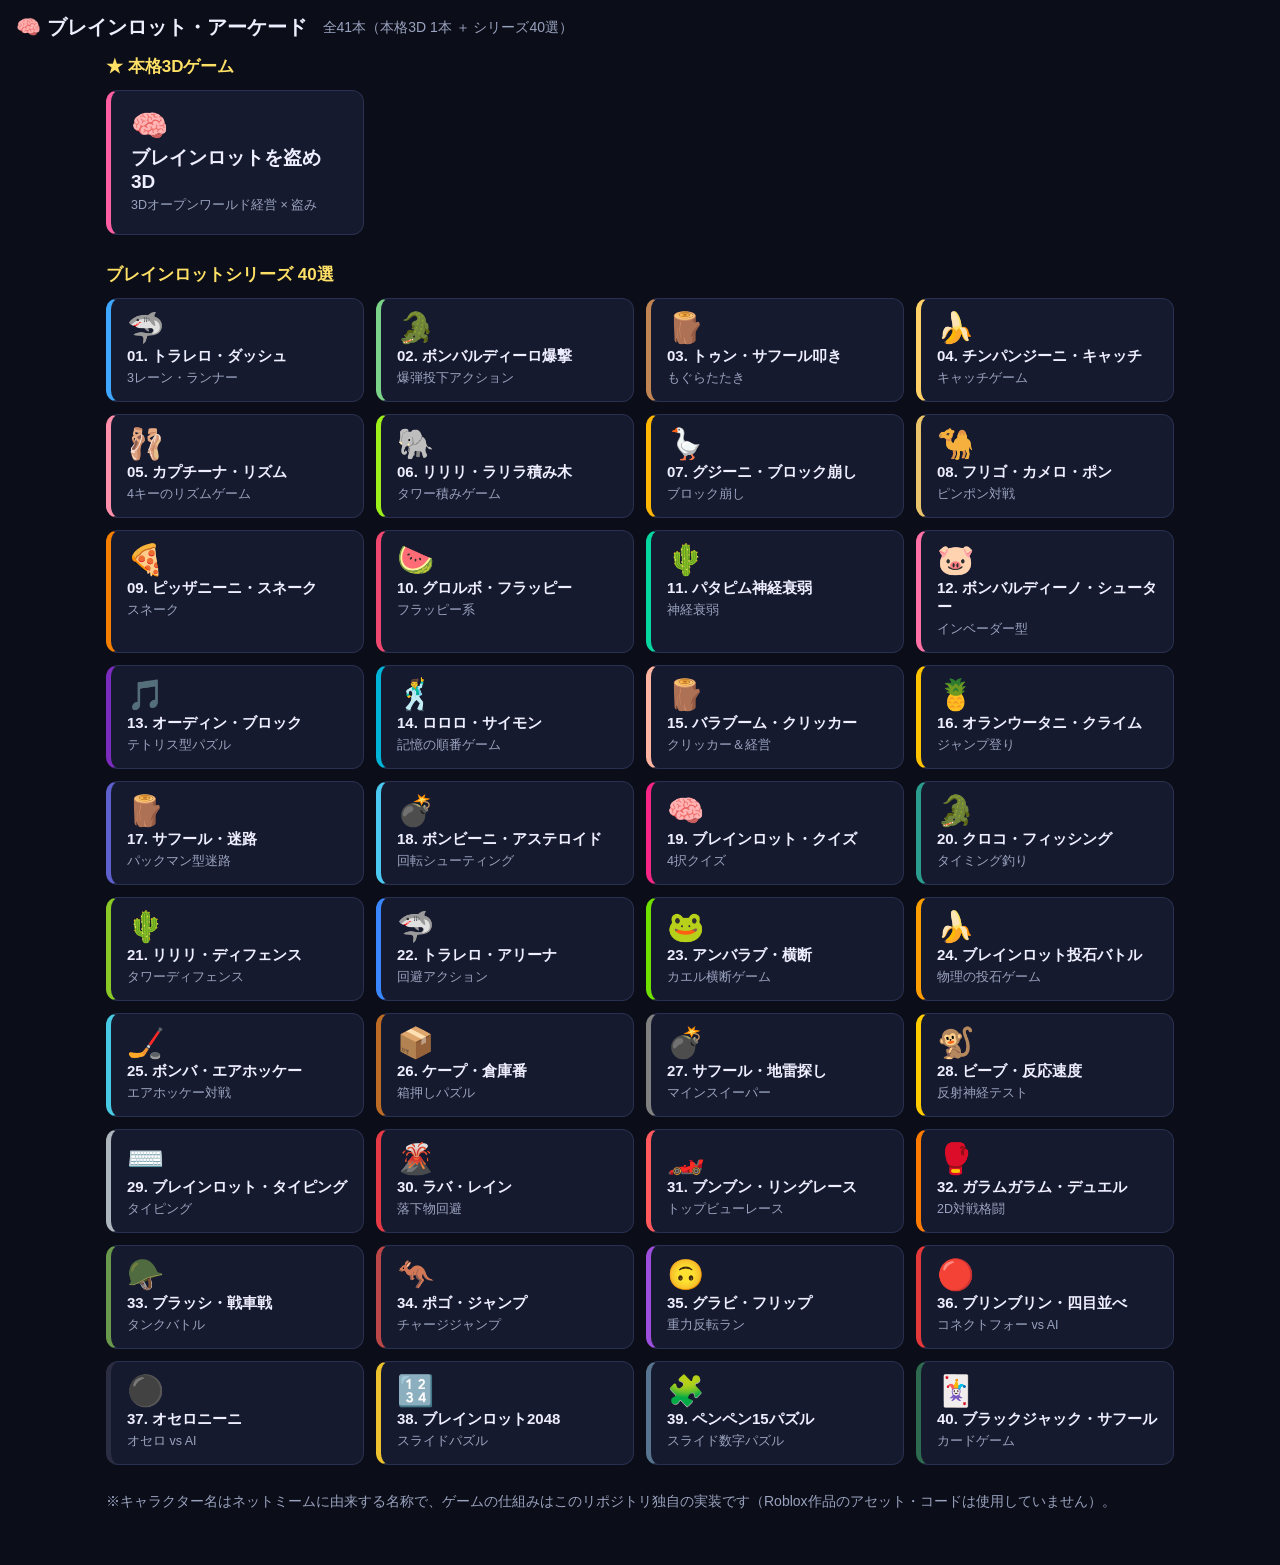
<file: index.html>
<!doctype html>
<html lang="ja">
<head>
<meta charset="utf-8">
<meta name="viewport" content="width=device-width,initial-scale=1">
<title>ブレインロット・アーケード</title>
<link rel="stylesheet" href="shared/brainrot.css">
</head>
<body>
<header>
  <h1>🧠 ブレインロット・アーケード</h1>
  <span class="muted">全41本（本格3D 1本 ＋ シリーズ40選）</span>
</header>
<main class="hub">
  <section class="flagship">
    <h2>★ 本格3Dゲーム</h2>
    <div class="grid" id="flag"></div>
  </section>
  <section>
    <h2>ブレインロットシリーズ 40選</h2>
    <div class="grid" id="list"></div>
  </section>
  <p class="muted">※キャラクター名はネットミームに由来する名称で、ゲームの仕組みはこのリポジトリ独自の実装です（Roblox作品のアセット・コードは使用していません）。</p>
</main>
<script src="shared/manifest.js"></script>
<script>
  const makeCard = (m) => {
    const a = document.createElement('a');
    a.className = 'card';
    a.href = m.href || ('play.html?game=' + encodeURIComponent(m.id));
    a.style.setProperty('--c', m.color);
    const em = document.createElement('span'); em.className = 'em'; em.textContent = m.emoji;
    const b = document.createElement('b');
    b.textContent = (m.no ? String(m.no).padStart(2, '0') + '. ' : '') + m.title;
    const s = document.createElement('small'); s.textContent = m.genre;
    a.append(em, b, s);
    return a;
  };
  BR_MANIFEST.filter((m) => m.flagship).forEach((m) => document.getElementById('flag').appendChild(makeCard(m)));
  BR_MANIFEST.filter((m) => !m.flagship).forEach((m) => document.getElementById('list').appendChild(makeCard(m)));
</script>
</body>
</html>
</file>
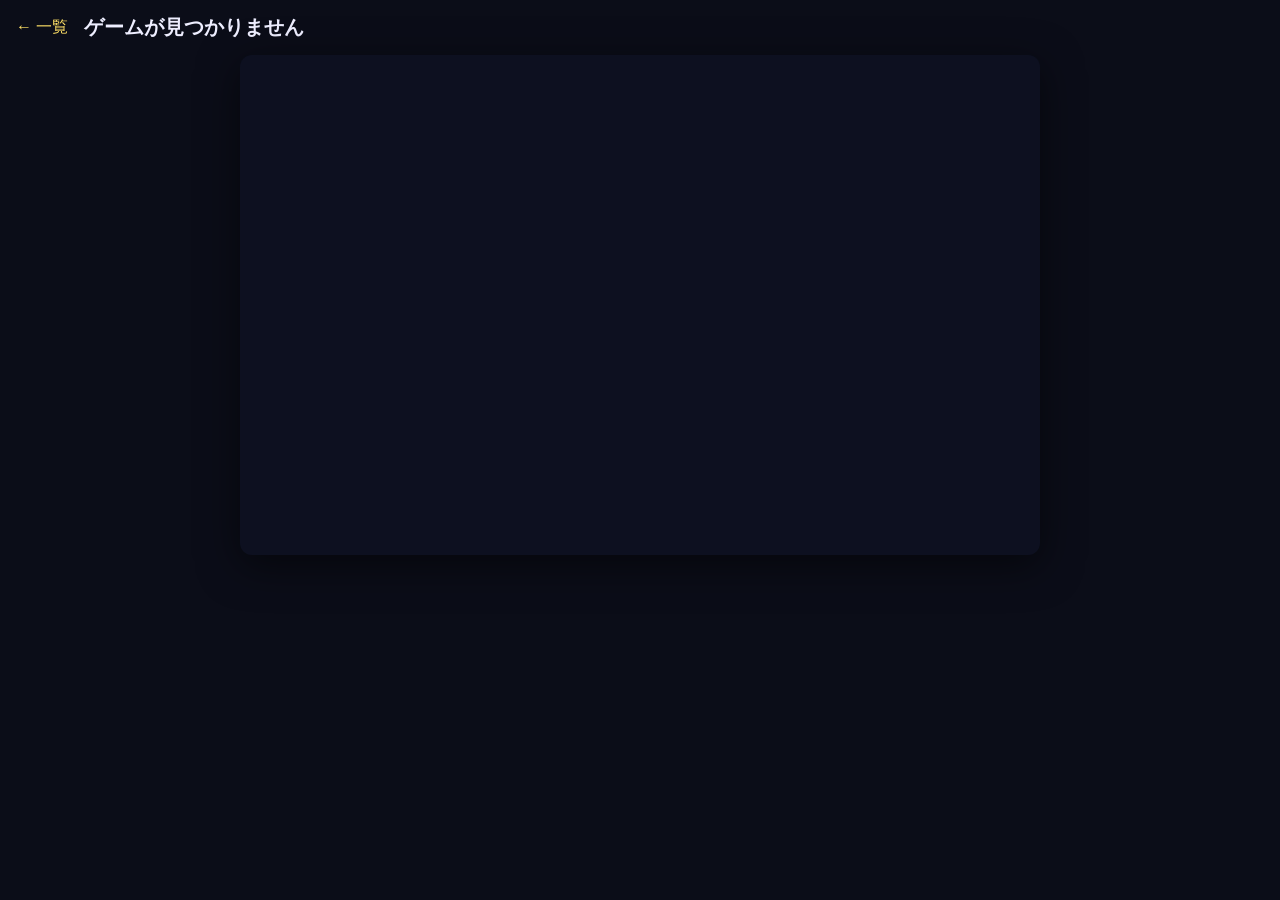
<file: play.html>
<!doctype html>
<html lang="ja">
<head>
<meta charset="utf-8">
<meta name="viewport" content="width=device-width,initial-scale=1">
<title>ブレインロット・アーケード</title>
<link rel="stylesheet" href="shared/brainrot.css">
</head>
<body>
<header>
  <a href="index.html">← 一覧</a>
  <h1 id="gtitle">読み込み中…</h1>
</header>
<main class="play">
  <canvas id="c" aria-label="ゲーム画面"></canvas>
</main>
<script src="shared/manifest.js"></script>
<script src="shared/brainrot.js"></script>
<script>
  (function () {
    const slug = new URLSearchParams(location.search).get('game');
    const meta = (window.BR_MANIFEST || []).find((m) => m.id === slug && !m.href);
    const title = document.getElementById('gtitle');
    if (!meta) { title.textContent = 'ゲームが見つかりません'; return; }
    document.title = meta.title + ' | ブレインロット・アーケード';
    title.textContent = (meta.no ? String(meta.no).padStart(2, '0') + '. ' : '') + meta.title;
    const s = document.createElement('script');
    s.src = 'games/' + slug + '.js';
    s.onload = () => BR.mount(document.getElementById('c'), slug);
    s.onerror = () => { title.textContent = '読み込みに失敗しました'; };
    document.body.appendChild(s);
  })();
</script>
</body>
</html>
</file>
<file: shared/brainrot.css>
:root {
  color-scheme: dark;
  --bg: #0b0d18;
  --panel: #161a2e;
  --line: #2a3050;
  --text: #eef;
  --muted: #9aa3bf;
  --accent: #ffe066;
}
* { box-sizing: border-box; }
body {
  margin: 0;
  background: var(--bg);
  color: var(--text);
  font-family: "Hiragino Sans", "Yu Gothic UI", "Noto Sans JP", sans-serif;
  min-height: 100vh;
}
a { color: var(--accent); text-decoration: none; }
header {
  display: flex;
  align-items: center;
  gap: 16px;
  padding: 14px 16px;
  flex-wrap: wrap;
}
h1 { font-size: 20px; margin: 0; }
h2 { font-size: 17px; margin: 0 0 12px; color: var(--accent); }
.muted { color: var(--muted); font-size: 14px; }

/* ---- プレイ画面 ---- */
main.play { display: flex; justify-content: center; padding: 0 16px 24px; }
canvas#c {
  width: min(100%, 800px);
  height: auto;
  aspect-ratio: 800 / 500;
  border-radius: 12px;
  background: #0d1020;
  box-shadow: 0 10px 40px #0008;
  touch-action: none;
  display: block;
}

/* ---- 一覧ページ ---- */
main.hub { padding: 0 16px 40px; max-width: 1100px; margin: 0 auto; }
section { margin-bottom: 28px; }
.grid {
  display: grid;
  grid-template-columns: repeat(auto-fill, minmax(230px, 1fr));
  gap: 12px;
}
.card {
  display: flex;
  flex-direction: column;
  gap: 4px;
  padding: 14px 14px 14px 16px;
  background: var(--panel);
  border: 1px solid var(--line);
  border-left: 5px solid var(--c, #888);
  border-radius: 12px;
  color: var(--text);
  transition: transform .12s, background .12s;
  position: relative;
}
.card:hover { transform: translateY(-2px); background: #1d2340; }
.card .em { font-size: 30px; line-height: 1; }
.card b { font-size: 15px; }
.card small { color: var(--muted); font-size: 12.5px; }
.flagship .card { padding: 20px; }
.flagship .card b { font-size: 19px; }
</file>
